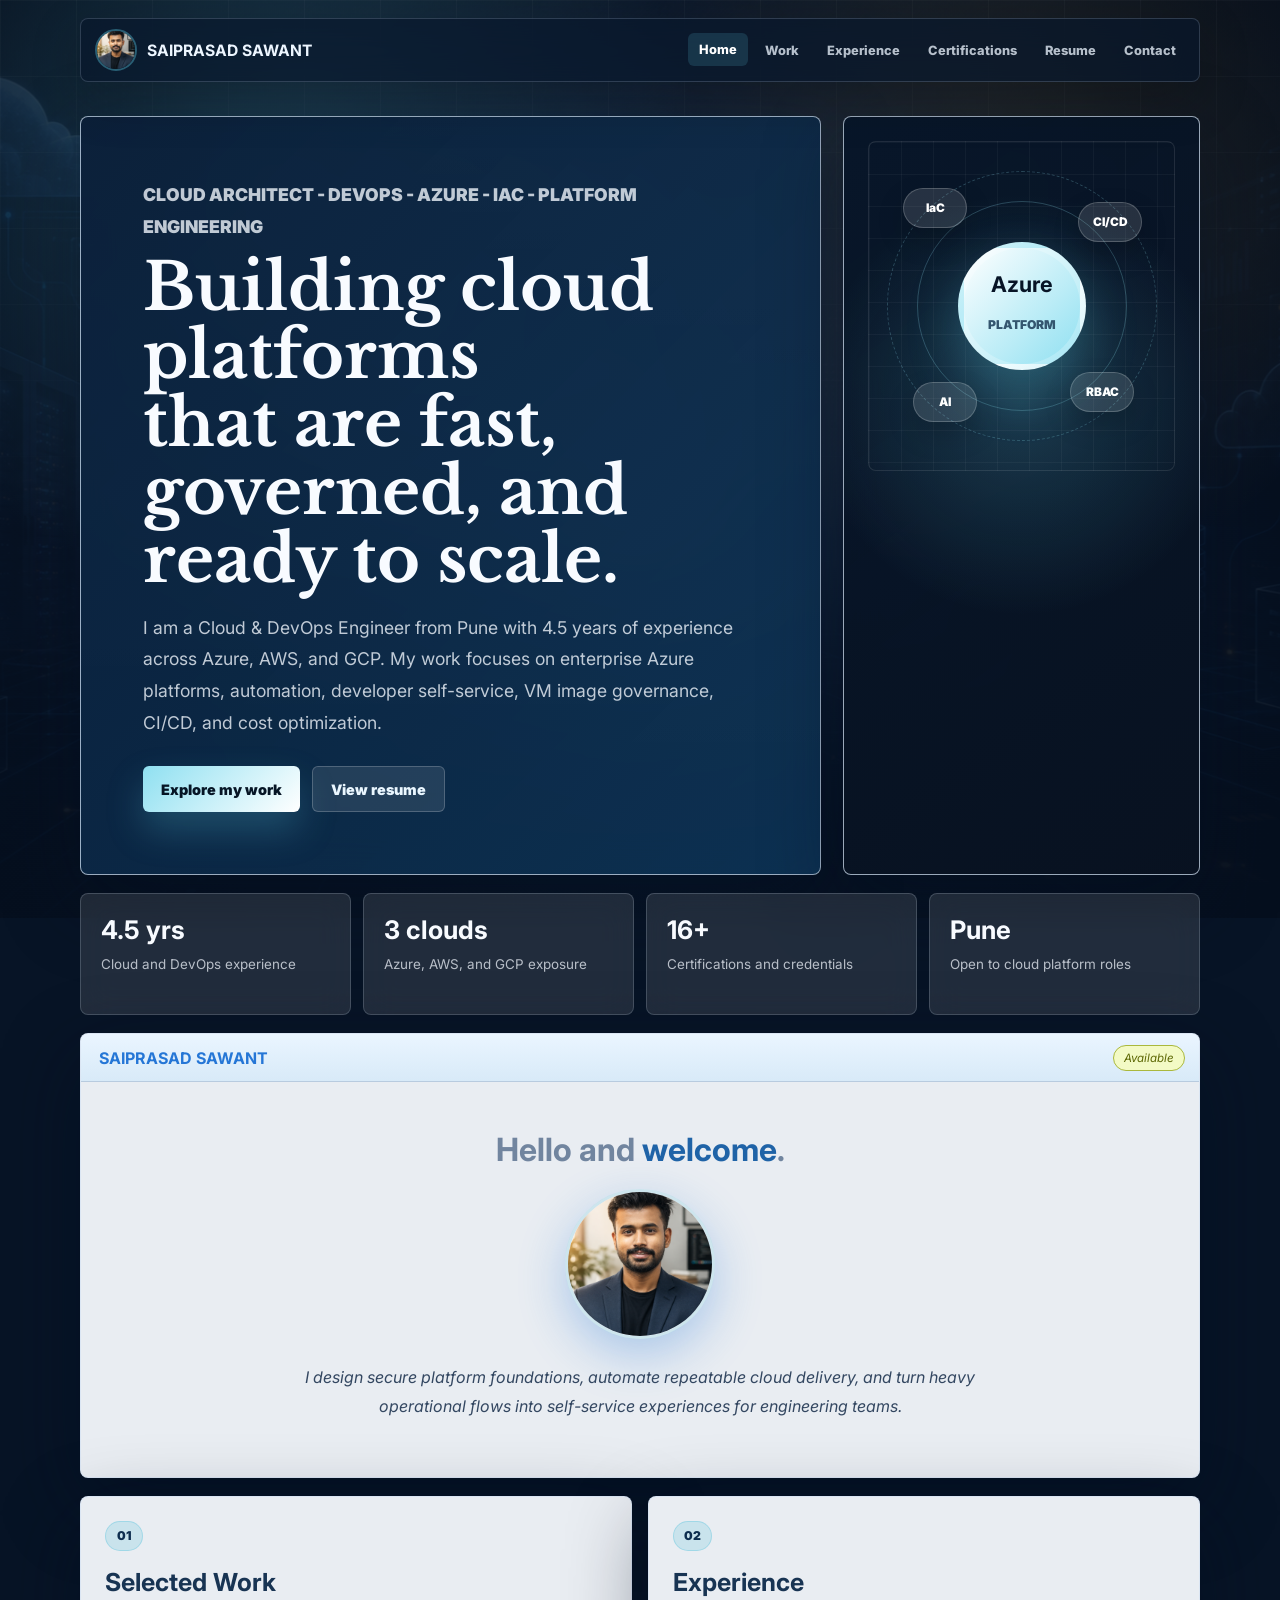
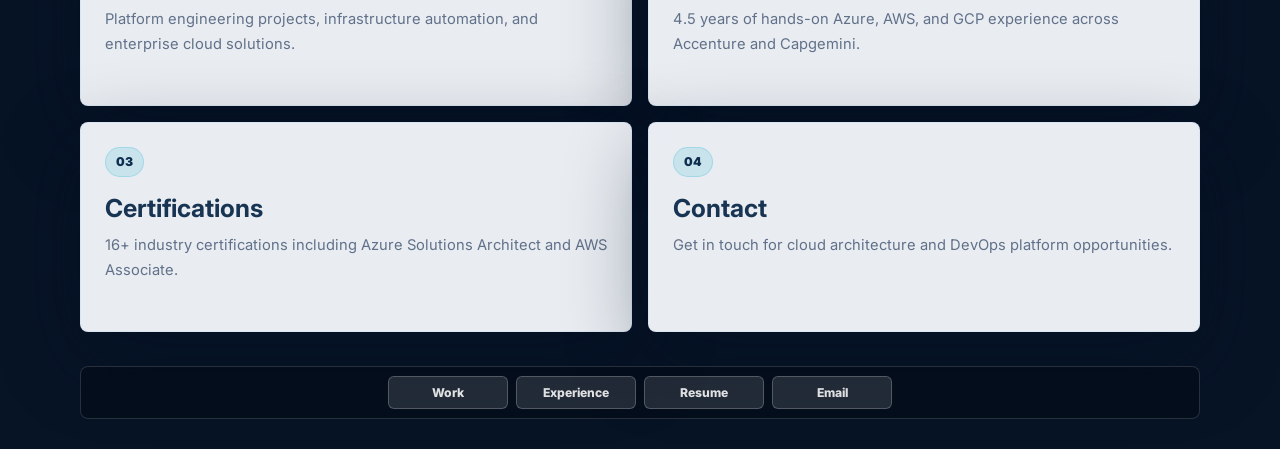
<file: index.html>
<!doctype html>
<html lang="en">
  <head>
    <meta charset="utf-8" />
    <meta name="viewport" content="width=device-width, initial-scale=1" />
    <meta
      name="description"
      content="Portfolio website for Saiprasad Sawant, Cloud and DevOps Engineer specializing in Azure, platform engineering, IaC, and automation."
    />
    <title>Saiprasad Sawant | Cloud & DevOps Engineer</title>
    <link rel="preconnect" href="https://fonts.googleapis.com" />
    <link rel="preconnect" href="https://fonts.gstatic.com" crossorigin />
    <link
      href="https://fonts.googleapis.com/css2?family=Inter:wght@400;500;600;700;800;900&family=Libre+Baskerville:wght@700&display=swap"
      rel="stylesheet"
    />
    <link rel="stylesheet" href="styles.css" />
  </head>
  <body data-page="home">
    <div class="backdrop" aria-hidden="true"></div>
    <div class="ambient-grid" aria-hidden="true"></div>

    <header class="shell-header">
      <a class="brand" href="index.html" aria-label="Saiprasad Sawant home">
        <img src="assets/profile-photo.jpg" alt="Saiprasad Sawant" class="brand-photo" />
        <strong>Saiprasad Sawant</strong>
      </a>
      <button class="nav-toggle" type="button" aria-label="Open navigation" aria-expanded="false">
        <span></span>
        <span></span>
        <span></span>
      </button>
      <nav class="site-nav" aria-label="Primary navigation">
        <a href="index.html" data-nav="home">Home</a>
        <a href="work.html" data-nav="work">Work</a>
        <a href="experience.html" data-nav="experience">Experience</a>
        <a href="certifications.html" data-nav="certifications">Certifications</a>
        <a href="resume.html" data-nav="resume">Resume</a>
        <a href="contact.html" data-nav="contact">Contact</a>
      </nav>
    </header>

    <main class="page-shell">
      <section class="hero-panel reveal">
        <div class="hero-copy">
          <p class="eyebrow">Cloud Architect - DevOps - Azure - IaC - Platform Engineering</p>
          <h1>Building cloud platforms that are fast, governed, and ready to scale.</h1>
          <p>
            I am a Cloud & DevOps Engineer from Pune with 4.5 years of experience across Azure,
            AWS, and GCP. My work focuses on enterprise Azure platforms, automation, developer
            self-service, VM image governance, CI/CD, and cost optimization.
          </p>
          <div class="hero-actions">
            <a class="button primary" href="work.html">Explore my work</a>
            <a class="button secondary" href="resume.html" target="_blank" rel="noreferrer">View resume</a>
          </div>
        </div>
        <div class="architecture-card" aria-label="Cloud platform visual summary">
          <div class="architecture-orbit" aria-hidden="true">
            <span class="orbit-ring ring-one"></span>
            <span class="orbit-ring ring-two"></span>
            <span class="orbit-ring ring-three"></span>
            <span class="node node-a">IaC</span>
            <span class="node node-b">CI/CD</span>
            <span class="node node-c">RBAC</span>
            <span class="node node-d">AI</span>
            <div class="core-node">
              <strong>Azure</strong>
              <span>Platform</span>
            </div>
          </div>
        </div>
      </section>

      <section class="impact-strip reveal" aria-label="Profile summary">
        <div>
          <strong>4.5 yrs</strong>
          <span>Cloud and DevOps experience</span>
        </div>
        <div>
          <strong>3 clouds</strong>
          <span>Azure, AWS, and GCP exposure</span>
        </div>
        <div>
          <strong>16+</strong>
          <span>Certifications and credentials</span>
        </div>
        <div>
          <strong>Pune</strong>
          <span>Open to cloud platform roles</span>
        </div>
      </section>

      <section class="window-panel reveal" id="welcome">
        <div class="window-bar">
          <strong>SAIPRASAD SAWANT</strong>
          <span class="availability">Available</span>
        </div>
        <div class="welcome-card">
          <p class="welcome">Hello and <span>welcome</span>.</p>
          <img src="assets/profile-photo.jpg" alt="Saiprasad Sawant" class="profile-photo-large" />
          <p>
            I design secure platform foundations, automate repeatable cloud delivery, and turn
            heavy operational flows into self-service experiences for engineering teams.
          </p>
        </div>
      </section>

      <section class="route-grid reveal" aria-label="Portfolio sections">
        <a class="route-card" href="work.html">
          <span>01</span>
          <h2>Selected Work</h2>
          <p>Platform engineering projects, infrastructure automation, and enterprise cloud solutions.</p>
        </a>
        <a class="route-card" href="experience.html">
          <span>02</span>
          <h2>Experience</h2>
          <p>4.5 years of hands-on Azure, AWS, and GCP experience across Accenture and Capgemini.</p>
        </a>
        <a class="route-card" href="certifications.html">
          <span>03</span>
          <h2>Certifications</h2>
          <p>16+ industry certifications including Azure Solutions Architect and AWS Associate.</p>
        </a>
        <a class="route-card" href="contact.html">
          <span>04</span>
          <h2>Contact</h2>
          <p>Get in touch for cloud architecture and DevOps platform opportunities.</p>
        </a>
      </section>
    </main>

    <footer class="dock">
      <a href="work.html">Work</a>
      <a href="experience.html">Experience</a>
      <a href="resume.html" target="_blank" rel="noreferrer">Resume</a>
      <a href="mailto:saisawant2506@gmail.com">Email</a>
    </footer>

    <script src="script.js"></script>
  </body>
</html>
</file>
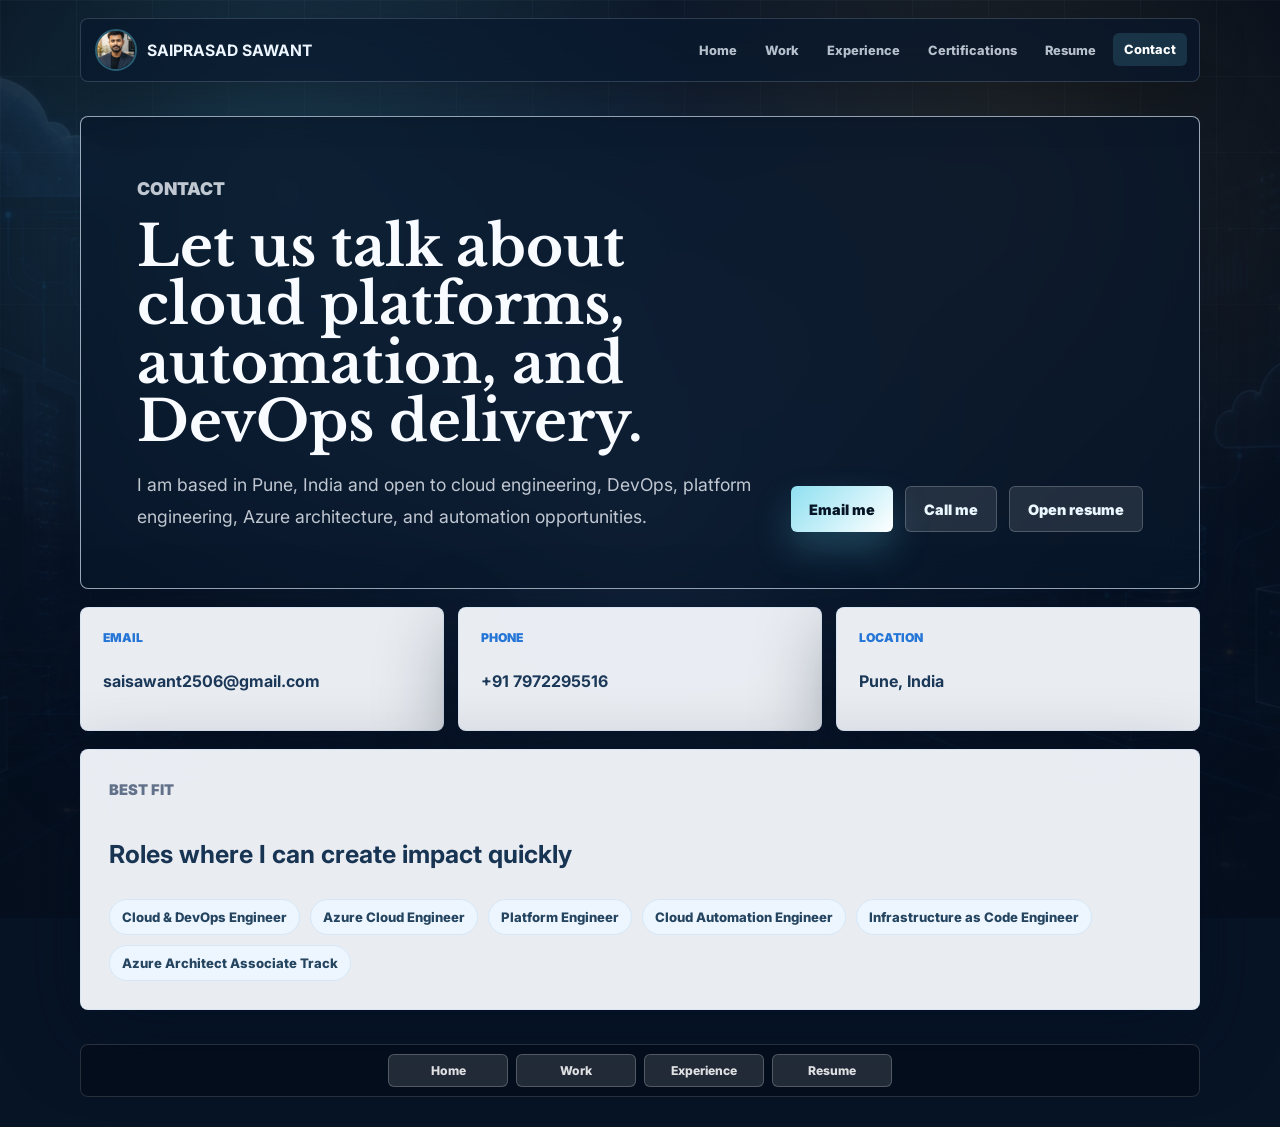
<file: contact.html>
<!doctype html>
<html lang="en">
  <head>
    <meta charset="utf-8" />
    <meta name="viewport" content="width=device-width, initial-scale=1" />
    <title>Contact | Saiprasad Sawant</title>
    <link rel="preconnect" href="https://fonts.googleapis.com" />
    <link rel="preconnect" href="https://fonts.gstatic.com" crossorigin />
    <link
      href="https://fonts.googleapis.com/css2?family=Inter:wght@400;500;600;700;800;900&family=Libre+Baskerville:wght@700&display=swap"
      rel="stylesheet"
    />
    <link rel="stylesheet" href="styles.css" />
  </head>
  <body data-page="contact">
    <div class="backdrop" aria-hidden="true"></div>
    <div class="ambient-grid" aria-hidden="true"></div>

    <header class="shell-header">
      <a class="brand" href="index.html"><img src="assets/profile-photo.jpg" alt="Saiprasad Sawant" class="brand-photo" /><strong>Saiprasad Sawant</strong></a>
      <button class="nav-toggle" type="button" aria-label="Open navigation" aria-expanded="false">
        <span></span><span></span><span></span>
      </button>
      <nav class="site-nav" aria-label="Primary navigation">
        <a href="index.html" data-nav="home">Home</a>
        <a href="work.html" data-nav="work">Work</a>
        <a href="experience.html" data-nav="experience">Experience</a>
        <a href="certifications.html" data-nav="certifications">Certifications</a>
        <a href="resume.html" data-nav="resume">Resume</a>
        <a href="contact.html" data-nav="contact">Contact</a>
      </nav>
    </header>

    <main class="page-shell">
      <section class="contact-hero reveal">
        <div>
          <p class="eyebrow">Contact</p>
          <h1>Let us talk about cloud platforms, automation, and DevOps delivery.</h1>
          <p>
            I am based in Pune, India and open to cloud engineering, DevOps, platform engineering,
            Azure architecture, and automation opportunities.
          </p>
        </div>
        <div class="contact-actions">
          <a class="button primary" href="mailto:saisawant2506@gmail.com">Email me</a>
          <a class="button secondary" href="tel:+917972295516">Call me</a>
          <a class="button secondary" href="resume.html" target="_blank" rel="noreferrer">Open resume</a>
        </div>
      </section>

      <section class="contact-grid reveal">
        <a href="mailto:saisawant2506@gmail.com">
          <span>Email</span>
          <strong>saisawant2506@gmail.com</strong>
        </a>
        <a href="tel:+917972295516">
          <span>Phone</span>
          <strong>+91 7972295516</strong>
        </a>
        <div>
          <span>Location</span>
          <strong>Pune, India</strong>
        </div>
      </section>

      <section class="availability-panel reveal">
        <p class="eyebrow">Best Fit</p>
        <h2>Roles where I can create impact quickly</h2>
        <div class="skill-cloud">
          <span>Cloud & DevOps Engineer</span>
          <span>Azure Cloud Engineer</span>
          <span>Platform Engineer</span>
          <span>Cloud Automation Engineer</span>
          <span>Infrastructure as Code Engineer</span>
          <span>Azure Architect Associate Track</span>
        </div>
      </section>
    </main>

    <footer class="dock">
      <a href="index.html">Home</a>
      <a href="work.html">Work</a>
      <a href="experience.html">Experience</a>
      <a href="resume.html" target="_blank" rel="noreferrer">Resume</a>
    </footer>

    <script src="script.js"></script>
  </body>
</html>
</file>
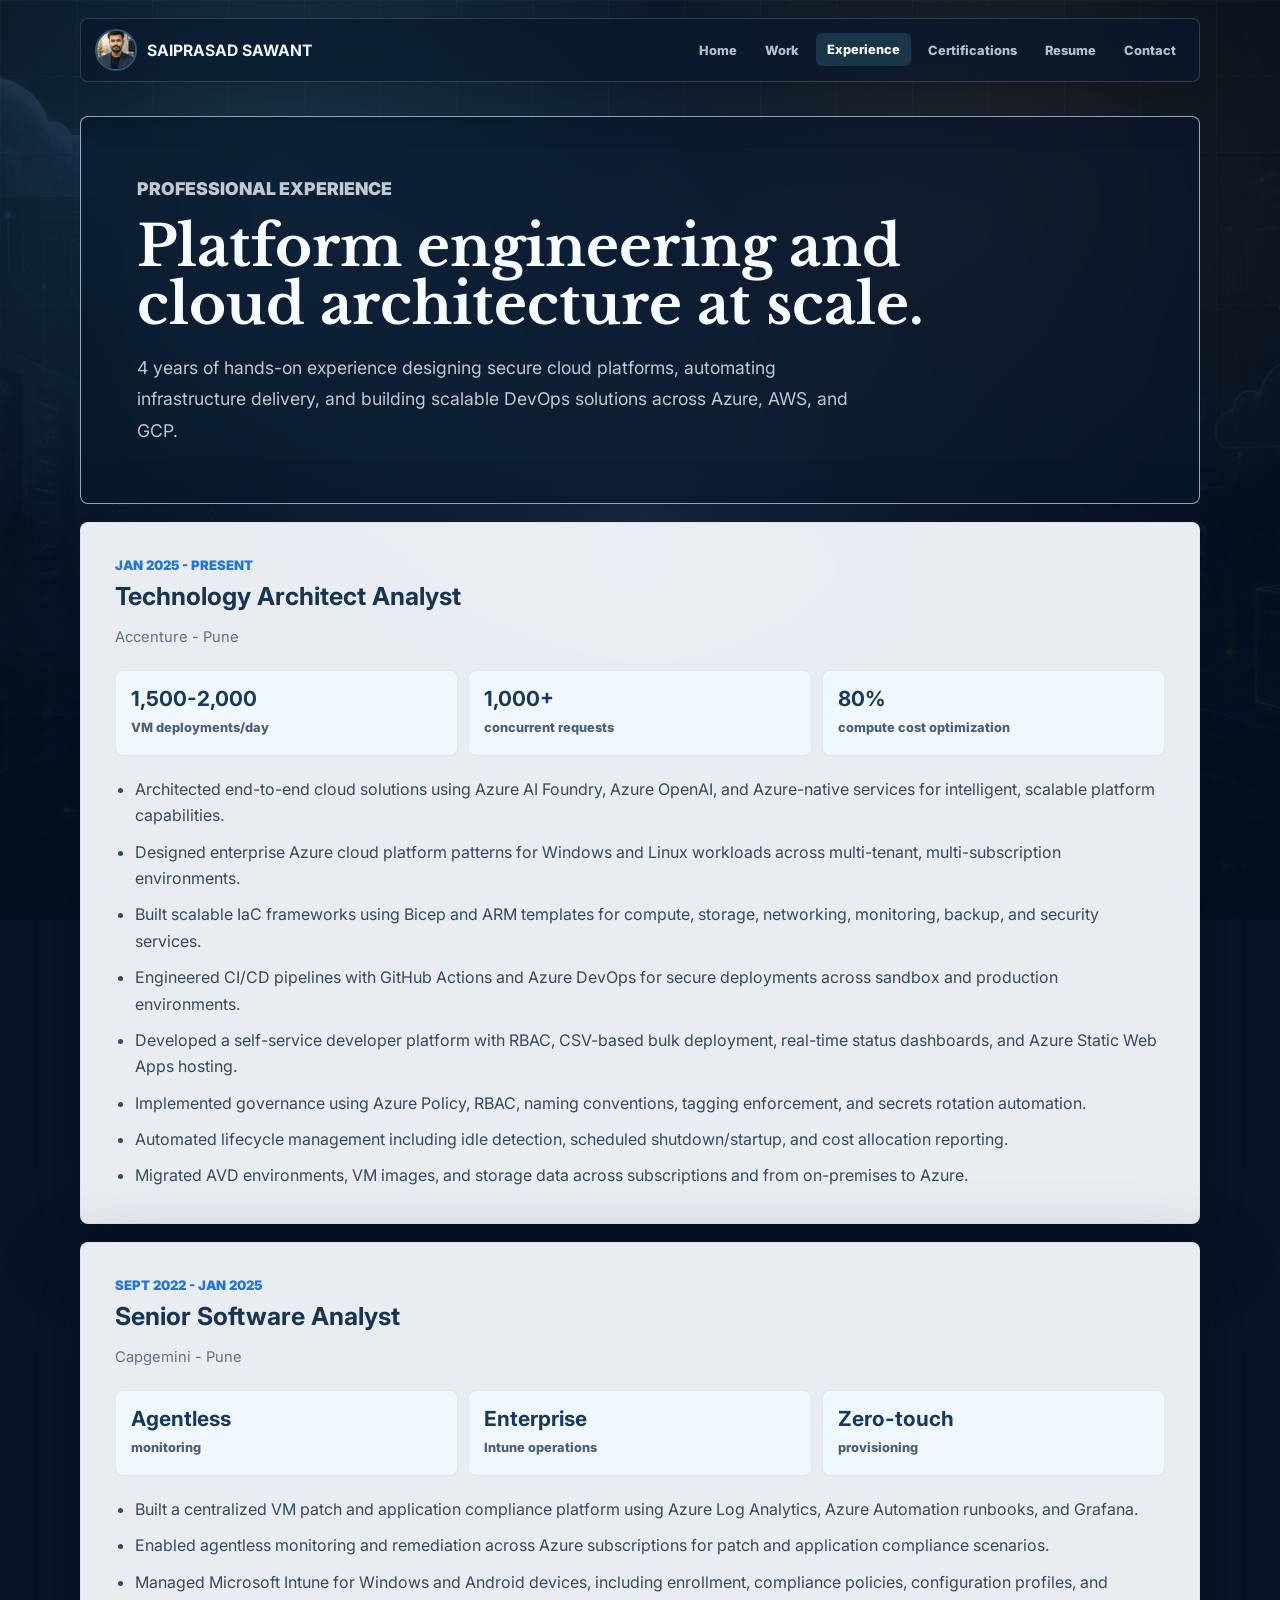
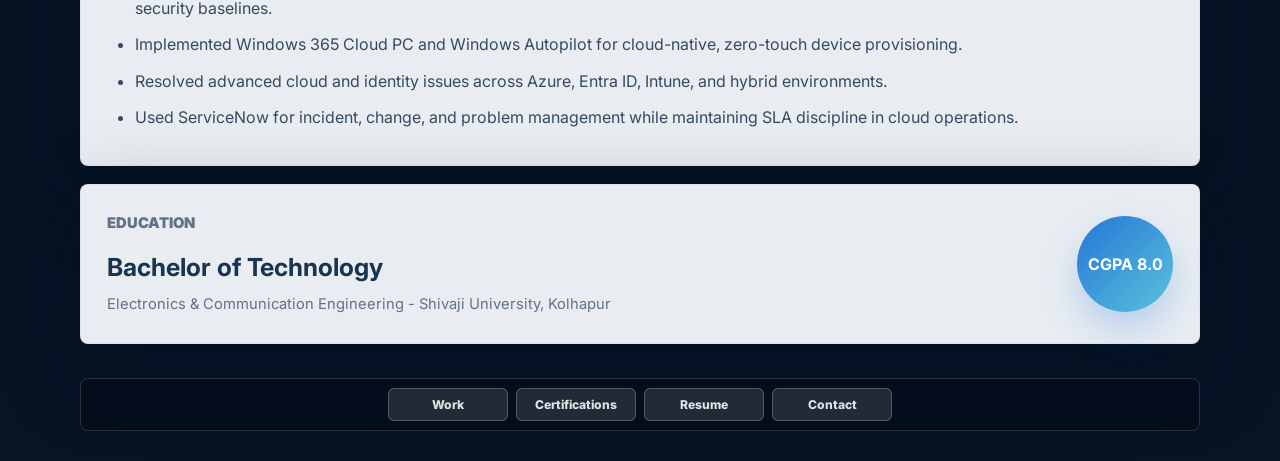
<file: experience.html>
<!doctype html>
<html lang="en">
  <head>
    <meta charset="utf-8" />
    <meta name="viewport" content="width=device-width, initial-scale=1" />
    <title>Experience | Saiprasad Sawant</title>
    <link rel="preconnect" href="https://fonts.googleapis.com" />
    <link rel="preconnect" href="https://fonts.gstatic.com" crossorigin />
    <link
      href="https://fonts.googleapis.com/css2?family=Inter:wght@400;500;600;700;800;900&family=Libre+Baskerville:wght@700&display=swap"
      rel="stylesheet"
    />
    <link rel="stylesheet" href="styles.css" />
  </head>
  <body data-page="experience">
    <div class="backdrop" aria-hidden="true"></div>
    <div class="ambient-grid" aria-hidden="true"></div>

    <header class="shell-header">
      <a class="brand" href="index.html"><img src="assets/profile-photo.jpg" alt="Saiprasad Sawant" class="brand-photo" /><strong>Saiprasad Sawant</strong></a>
      <button class="nav-toggle" type="button" aria-label="Open navigation" aria-expanded="false">
        <span></span><span></span><span></span>
      </button>
      <nav class="site-nav" aria-label="Primary navigation">
        <a href="index.html" data-nav="home">Home</a>
        <a href="work.html" data-nav="work">Work</a>
        <a href="experience.html" data-nav="experience">Experience</a>
        <a href="certifications.html" data-nav="certifications">Certifications</a>
        <a href="resume.html" data-nav="resume">Resume</a>
        <a href="contact.html" data-nav="contact">Contact</a>
      </nav>
    </header>

    <main class="page-shell">
      <section class="page-title reveal">
        <p class="eyebrow">Professional Experience</p>
        <h1>Platform engineering and cloud architecture at scale.</h1>
        <p>
          4 years of hands-on experience designing secure cloud platforms, automating infrastructure delivery, and building scalable DevOps solutions across Azure, AWS, and GCP.
        </p>
      </section>

      <section class="experience-story reveal">
        <article class="experience-card">
          <div class="role-heading">
            <span class="role-date">Jan 2025 - Present</span>
            <h2>Technology Architect Analyst</h2>
            <p>Accenture - Pune</p>
          </div>
          <div class="impact-metrics">
            <span><strong>1,500-2,000</strong> VM deployments/day</span>
            <span><strong>1,000+</strong> concurrent requests</span>
            <span><strong>80%</strong> compute cost optimization</span>
          </div>
          <ul class="impact-list">
            <li>Architected end-to-end cloud solutions using Azure AI Foundry, Azure OpenAI, and Azure-native services for intelligent, scalable platform capabilities.</li>
            <li>Designed enterprise Azure cloud platform patterns for Windows and Linux workloads across multi-tenant, multi-subscription environments.</li>
            <li>Built scalable IaC frameworks using Bicep and ARM templates for compute, storage, networking, monitoring, backup, and security services.</li>
            <li>Engineered CI/CD pipelines with GitHub Actions and Azure DevOps for secure deployments across sandbox and production environments.</li>
            <li>Developed a self-service developer platform with RBAC, CSV-based bulk deployment, real-time status dashboards, and Azure Static Web Apps hosting.</li>
            <li>Implemented governance using Azure Policy, RBAC, naming conventions, tagging enforcement, and secrets rotation automation.</li>
            <li>Automated lifecycle management including idle detection, scheduled shutdown/startup, and cost allocation reporting.</li>
            <li>Migrated AVD environments, VM images, and storage data across subscriptions and from on-premises to Azure.</li>
          </ul>
        </article>

        <article class="experience-card">
          <div class="role-heading">
            <span class="role-date">Sept 2022 - Jan 2025</span>
            <h2>Senior Software Analyst</h2>
            <p>Capgemini - Pune</p>
          </div>
          <div class="impact-metrics">
            <span><strong>Agentless</strong> monitoring</span>
            <span><strong>Enterprise</strong> Intune operations</span>
            <span><strong>Zero-touch</strong> provisioning</span>
          </div>
          <ul class="impact-list">
            <li>Built a centralized VM patch and application compliance platform using Azure Log Analytics, Azure Automation runbooks, and Grafana.</li>
            <li>Enabled agentless monitoring and remediation across Azure subscriptions for patch and application compliance scenarios.</li>
            <li>Managed Microsoft Intune for Windows and Android devices, including enrollment, compliance policies, configuration profiles, and security baselines.</li>
            <li>Implemented Windows 365 Cloud PC and Windows Autopilot for cloud-native, zero-touch device provisioning.</li>
            <li>Resolved advanced cloud and identity issues across Azure, Entra ID, Intune, and hybrid environments.</li>
            <li>Used ServiceNow for incident, change, and problem management while maintaining SLA discipline in cloud operations.</li>
          </ul>
        </article>
      </section>

      <section class="education-panel reveal">
        <div>
          <p class="eyebrow">Education</p>
          <h2>Bachelor of Technology</h2>
          <p>Electronics & Communication Engineering - Shivaji University, Kolhapur</p>
        </div>
        <strong>CGPA 8.0</strong>
      </section>
    </main>

    <footer class="dock">
      <a href="work.html">Work</a>
      <a href="certifications.html">Certifications</a>
      <a href="resume.html" target="_blank" rel="noreferrer">Resume</a>
      <a href="contact.html">Contact</a>
    </footer>

    <script src="script.js"></script>
  </body>
</html>
</file>
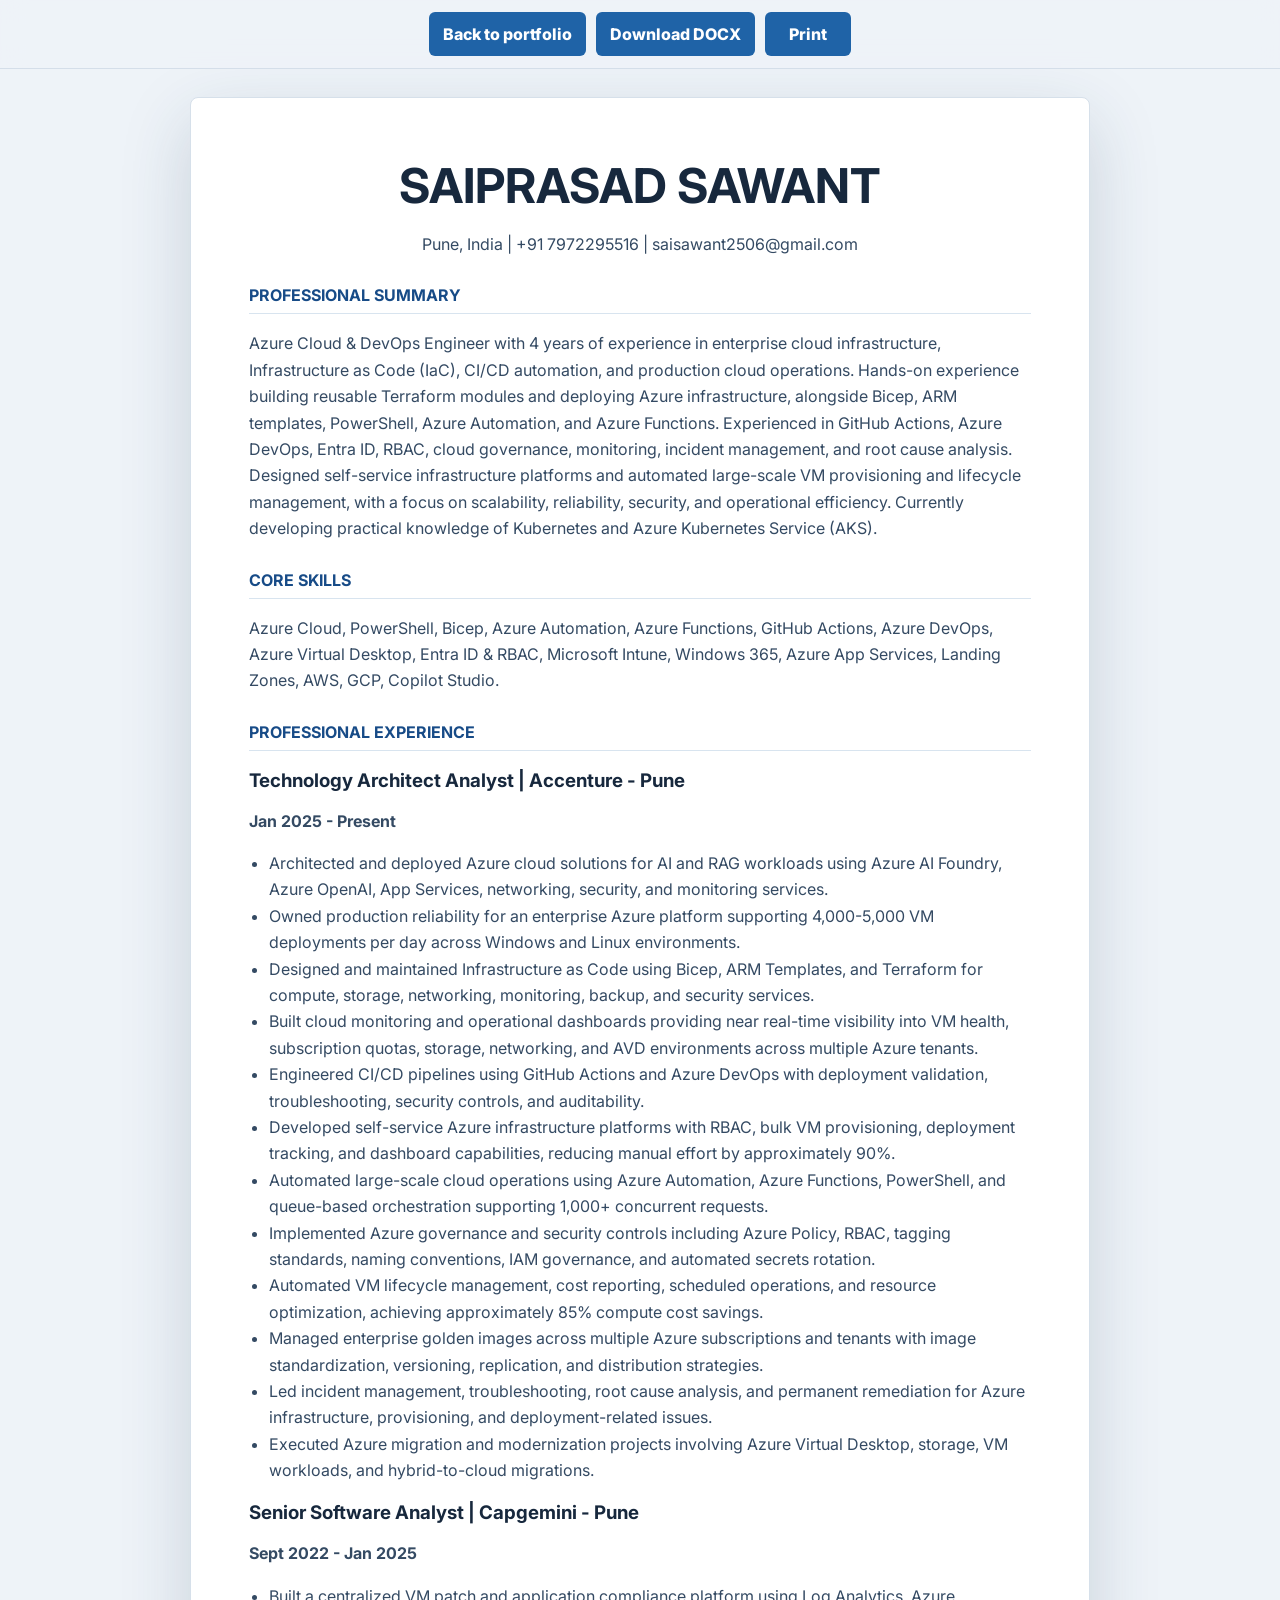
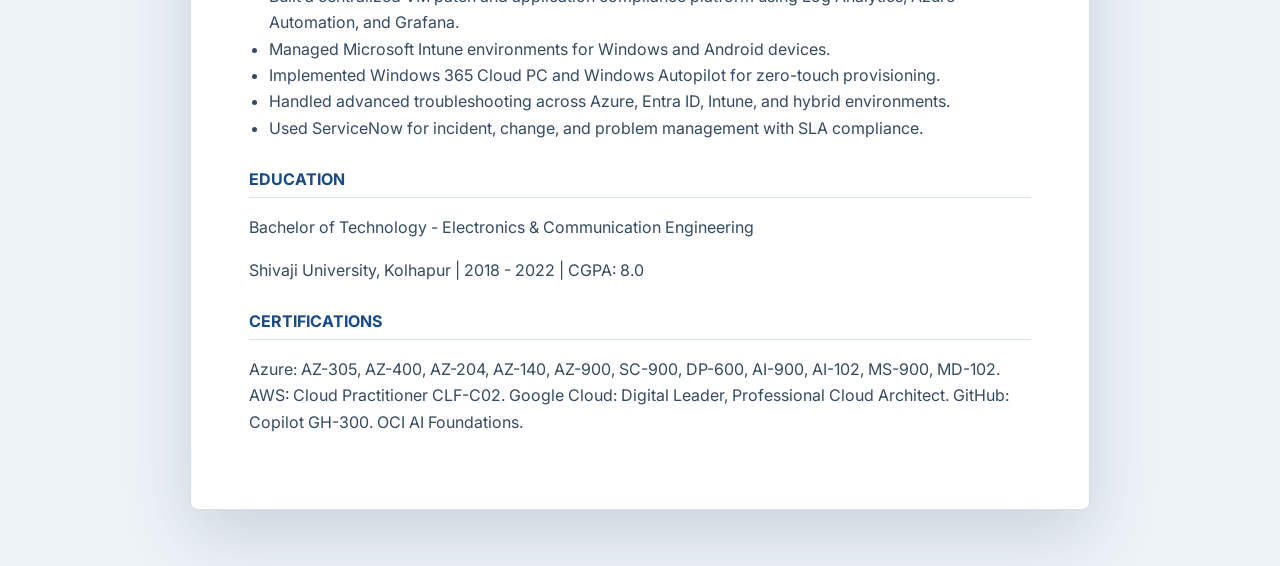
<file: resume.html>
<!doctype html>
<html lang="en">
  <head>
    <meta charset="utf-8" />
    <meta name="viewport" content="width=device-width, initial-scale=1" />
    <title>Resume | Saiprasad Sawant</title>
    <link rel="preconnect" href="https://fonts.googleapis.com" />
    <link rel="preconnect" href="https://fonts.gstatic.com" crossorigin />
    <link
      href="https://fonts.googleapis.com/css2?family=Inter:wght@400;500;600;700;800;900&display=swap"
      rel="stylesheet"
    />
    <link rel="stylesheet" href="styles.css" />
  </head>
  <body data-page="resume" class="resume-body">
    <header class="resume-toolbar">
      <a href="index.html">Back to portfolio</a>
      <a href="assets/Saiprasad_Sawant_Resume_June_2026.docx" download>Download DOCX</a>
      <button type="button" onclick="window.print()">Print</button>
    </header>

    <main class="resume-document">
      <section class="resume-head">
        <h1>Saiprasad Sawant</h1>
        <p>Pune, India | +91 7972295516 | saisawant2506@gmail.com</p>
      </section>

      <section>
        <h2>Professional Summary</h2>
        <p>
          Azure Cloud & DevOps Engineer with 4 years of experience in enterprise cloud infrastructure, Infrastructure as Code (IaC), CI/CD automation, and production cloud operations.
          Hands-on experience building reusable Terraform modules and deploying Azure infrastructure, alongside Bicep, ARM templates, PowerShell, Azure Automation, and Azure Functions.
          Experienced in GitHub Actions, Azure DevOps, Entra ID, RBAC, cloud governance, monitoring, incident management, and root cause analysis. Designed self-service infrastructure platforms and automated large-scale VM provisioning and lifecycle management, with a focus on scalability, reliability, security, and operational efficiency. Currently developing practical knowledge of Kubernetes and Azure Kubernetes Service (AKS).
        </p>
      </section>

      <section>
        <h2>Core Skills</h2>
        <p>
          Azure Cloud, PowerShell, Bicep, Azure Automation, Azure Functions, GitHub Actions, Azure
          DevOps, Azure Virtual Desktop, Entra ID & RBAC, Microsoft Intune, Windows 365, Azure App
          Services, Landing Zones, AWS, GCP, Copilot Studio.
        </p>
      </section>

      <section>
        <h2>Professional Experience</h2>
        <article>
          <h3>Technology Architect Analyst | Accenture - Pune</h3>
          <p><strong>Jan 2025 - Present</strong></p>
          <ul>
    <li>Architected and deployed Azure cloud solutions for AI and RAG workloads using Azure AI Foundry, Azure OpenAI, App Services, networking, security, and monitoring services.</li>
    <li>Owned production reliability for an enterprise Azure platform supporting 4,000-5,000 VM deployments per day across Windows and Linux environments.</li>
    <li>Designed and maintained Infrastructure as Code using Bicep, ARM Templates, and Terraform for compute, storage, networking, monitoring, backup, and security services.</li>
    <li>Built cloud monitoring and operational dashboards providing near real-time visibility into VM health, subscription quotas, storage, networking, and AVD environments across multiple Azure tenants.</li>
    <li>Engineered CI/CD pipelines using GitHub Actions and Azure DevOps with deployment validation, troubleshooting, security controls, and auditability.</li>
    <li>Developed self-service Azure infrastructure platforms with RBAC, bulk VM provisioning, deployment tracking, and dashboard capabilities, reducing manual effort by approximately 90%.</li>
    <li>Automated large-scale cloud operations using Azure Automation, Azure Functions, PowerShell, and queue-based orchestration supporting 1,000+ concurrent requests.</li>
    <li>Implemented Azure governance and security controls including Azure Policy, RBAC, tagging standards, naming conventions, IAM governance, and automated secrets rotation.</li>
    <li>Automated VM lifecycle management, cost reporting, scheduled operations, and resource optimization, achieving approximately 85% compute cost savings.</li>
    <li>Managed enterprise golden images across multiple Azure subscriptions and tenants with image standardization, versioning, replication, and distribution strategies.</li>
    <li>Led incident management, troubleshooting, root cause analysis, and permanent remediation for Azure infrastructure, provisioning, and deployment-related issues.</li>
    <li>Executed Azure migration and modernization projects involving Azure Virtual Desktop, storage, VM workloads, and hybrid-to-cloud migrations.</li>
</ul>
        </article>
        <article>
          <h3>Senior Software Analyst | Capgemini - Pune</h3>
          <p><strong>Sept 2022 - Jan 2025</strong></p>
          <ul>
            <li>Built a centralized VM patch and application compliance platform using Log Analytics, Azure Automation, and Grafana.</li>
            <li>Managed Microsoft Intune environments for Windows and Android devices.</li>
            <li>Implemented Windows 365 Cloud PC and Windows Autopilot for zero-touch provisioning.</li>
            <li>Handled advanced troubleshooting across Azure, Entra ID, Intune, and hybrid environments.</li>
            <li>Used ServiceNow for incident, change, and problem management with SLA compliance.</li>
          </ul>
        </article>
      </section>

      <section>
        <h2>Education</h2>
        <p>Bachelor of Technology - Electronics & Communication Engineering</p>
        <p>Shivaji University, Kolhapur | 2018 - 2022 | CGPA: 8.0</p>
      </section>

      <section>
        <h2>Certifications</h2>
        <p>
          Azure: AZ-305, AZ-400, AZ-204, AZ-140, AZ-900, SC-900, DP-600, AI-900, AI-102, MS-900,
          MD-102. AWS: Cloud Practitioner CLF-C02. Google Cloud: Digital Leader, Professional Cloud
          Architect. GitHub: Copilot GH-300. OCI AI Foundations.
        </p>
      </section>
    </main>
  </body>
</html>
</file>
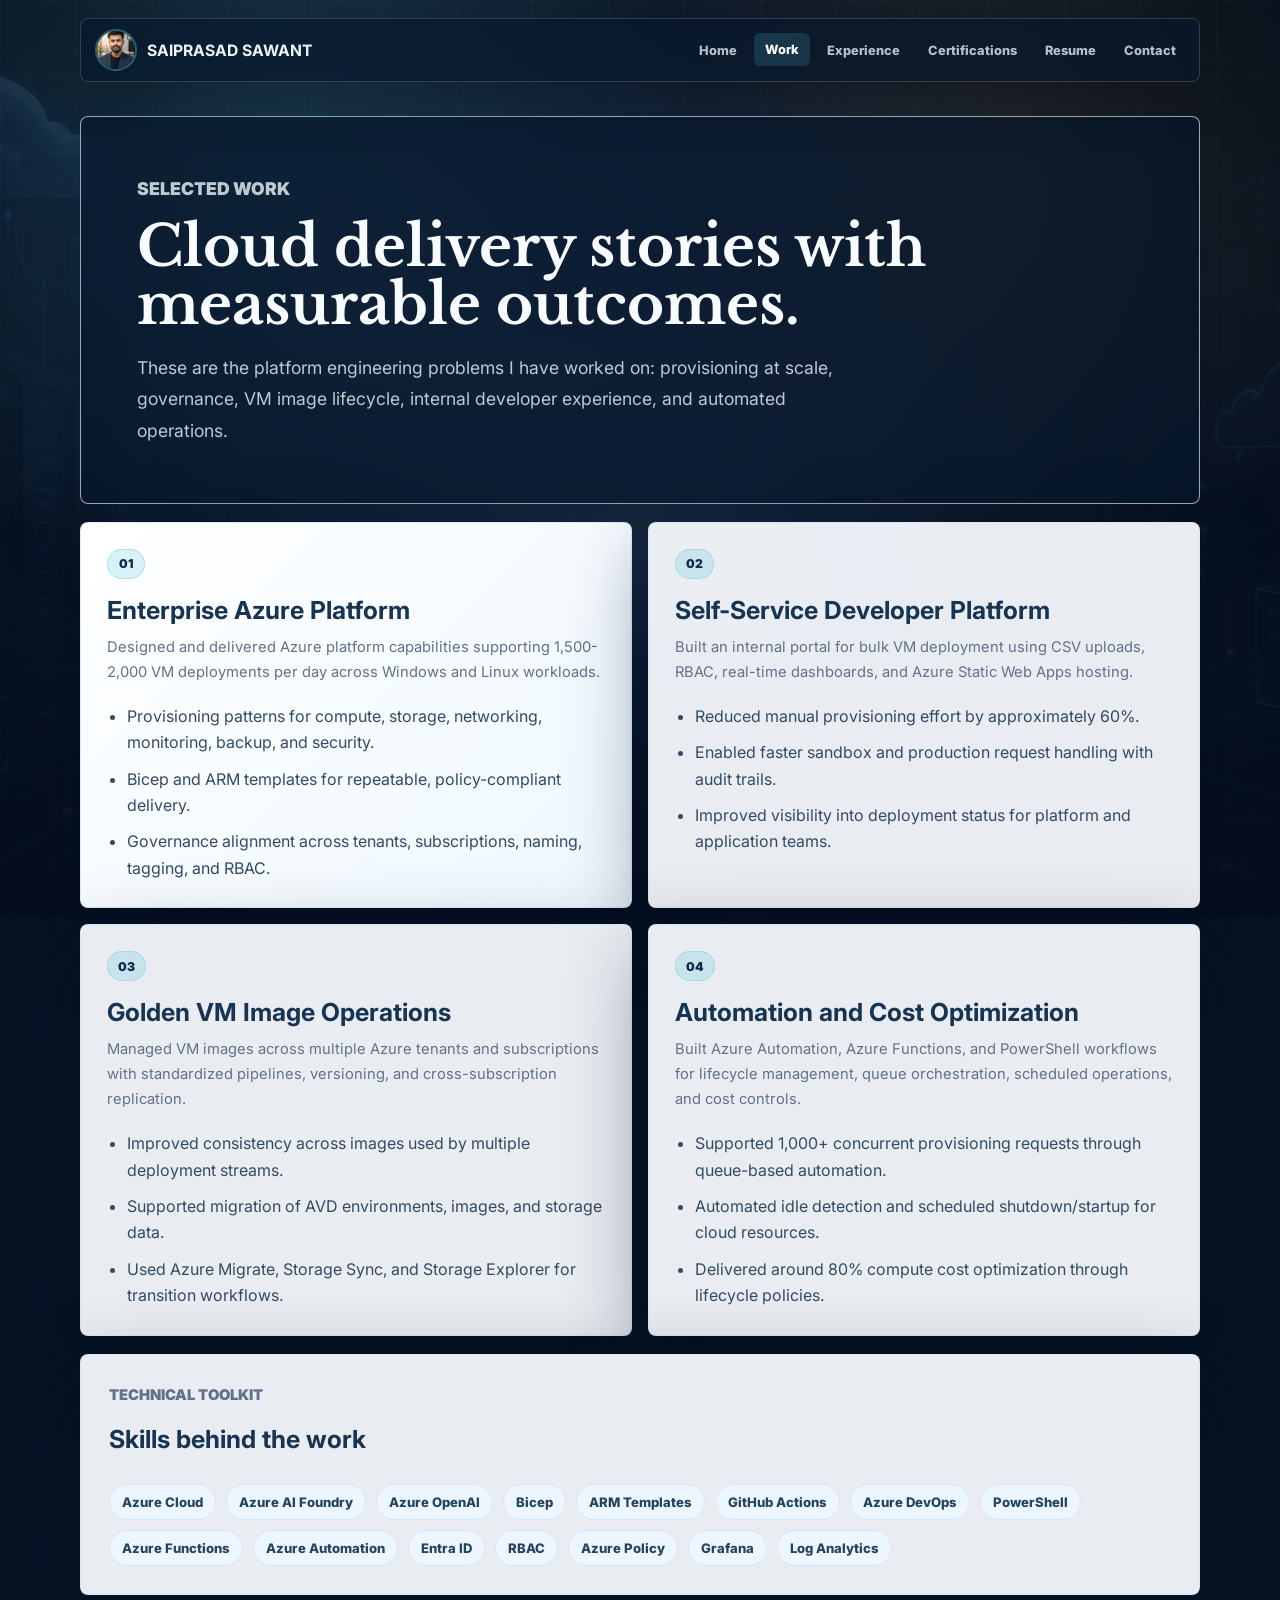
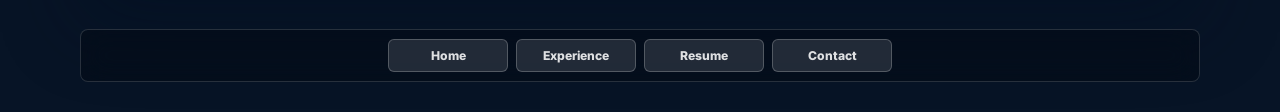
<file: work.html>
<!doctype html>
<html lang="en">
  <head>
    <meta charset="utf-8" />
    <meta name="viewport" content="width=device-width, initial-scale=1" />
    <title>Selected Work | Saiprasad Sawant</title>
    <link rel="preconnect" href="https://fonts.googleapis.com" />
    <link rel="preconnect" href="https://fonts.gstatic.com" crossorigin />
    <link
      href="https://fonts.googleapis.com/css2?family=Inter:wght@400;500;600;700;800;900&family=Libre+Baskerville:wght@700&display=swap"
      rel="stylesheet"
    />
    <link rel="stylesheet" href="styles.css" />
  </head>
  <body data-page="work">
    <div class="backdrop" aria-hidden="true"></div>
    <div class="ambient-grid" aria-hidden="true"></div>

    <header class="shell-header">
      <a class="brand" href="index.html"><img src="assets/profile-photo.jpg" alt="Saiprasad Sawant" class="brand-photo" /><strong>Saiprasad Sawant</strong></a>
      <button class="nav-toggle" type="button" aria-label="Open navigation" aria-expanded="false">
        <span></span><span></span><span></span>
      </button>
      <nav class="site-nav" aria-label="Primary navigation">
        <a href="index.html" data-nav="home">Home</a>
        <a href="work.html" data-nav="work">Work</a>
        <a href="experience.html" data-nav="experience">Experience</a>
        <a href="certifications.html" data-nav="certifications">Certifications</a>
        <a href="resume.html" data-nav="resume">Resume</a>
        <a href="contact.html" data-nav="contact">Contact</a>
      </nav>
    </header>

    <main class="page-shell">
      <section class="page-title reveal">
        <p class="eyebrow">Selected Work</p>
        <h1>Cloud delivery stories with measurable outcomes.</h1>
        <p>
          These are the platform engineering problems I have worked on: provisioning at scale,
          governance, VM image lifecycle, internal developer experience, and automated operations.
        </p>
      </section>

      <section class="case-grid reveal">
        <article class="case-card featured">
          <div class="case-index">01</div>
          <h2>Enterprise Azure Platform</h2>
          <p>
            Designed and delivered Azure platform capabilities supporting 1,500-2,000 VM deployments
            per day across Windows and Linux workloads.
          </p>
          <ul>
            <li>Provisioning patterns for compute, storage, networking, monitoring, backup, and security.</li>
            <li>Bicep and ARM templates for repeatable, policy-compliant delivery.</li>
            <li>Governance alignment across tenants, subscriptions, naming, tagging, and RBAC.</li>
          </ul>
        </article>
        <article class="case-card">
          <div class="case-index">02</div>
          <h2>Self-Service Developer Platform</h2>
          <p>
            Built an internal portal for bulk VM deployment using CSV uploads, RBAC, real-time
            dashboards, and Azure Static Web Apps hosting.
          </p>
          <ul>
            <li>Reduced manual provisioning effort by approximately 60%.</li>
            <li>Enabled faster sandbox and production request handling with audit trails.</li>
            <li>Improved visibility into deployment status for platform and application teams.</li>
          </ul>
        </article>
        <article class="case-card">
          <div class="case-index">03</div>
          <h2>Golden VM Image Operations</h2>
          <p>
            Managed VM images across multiple Azure tenants and subscriptions with standardized
            pipelines, versioning, and cross-subscription replication.
          </p>
          <ul>
            <li>Improved consistency across images used by multiple deployment streams.</li>
            <li>Supported migration of AVD environments, images, and storage data.</li>
            <li>Used Azure Migrate, Storage Sync, and Storage Explorer for transition workflows.</li>
          </ul>
        </article>
        <article class="case-card">
          <div class="case-index">04</div>
          <h2>Automation and Cost Optimization</h2>
          <p>
            Built Azure Automation, Azure Functions, and PowerShell workflows for lifecycle
            management, queue orchestration, scheduled operations, and cost controls.
          </p>
          <ul>
            <li>Supported 1,000+ concurrent provisioning requests through queue-based automation.</li>
            <li>Automated idle detection and scheduled shutdown/startup for cloud resources.</li>
            <li>Delivered around 80% compute cost optimization through lifecycle policies.</li>
          </ul>
        </article>
      </section>

      <section class="toolkit-panel reveal">
        <div>
          <p class="eyebrow">Technical Toolkit</p>
          <h2>Skills behind the work</h2>
        </div>
        <div class="skill-cloud">
          <span>Azure Cloud</span>
          <span>Azure AI Foundry</span>
          <span>Azure OpenAI</span>
          <span>Bicep</span>
          <span>ARM Templates</span>
          <span>GitHub Actions</span>
          <span>Azure DevOps</span>
          <span>PowerShell</span>
          <span>Azure Functions</span>
          <span>Azure Automation</span>
          <span>Entra ID</span>
          <span>RBAC</span>
          <span>Azure Policy</span>
          <span>Grafana</span>
          <span>Log Analytics</span>
        </div>
      </section>
    </main>

    <footer class="dock">
      <a href="index.html">Home</a>
      <a href="experience.html">Experience</a>
      <a href="resume.html" target="_blank" rel="noreferrer">Resume</a>
      <a href="contact.html">Contact</a>
    </footer>

    <script src="script.js"></script>
  </body>
</html>
</file>
<file: styles.css>
:root {
  --bg: #071426;
  --ink: #132238;
  --muted: #617189;
  --line: rgba(196, 215, 235, 0.62);
  --panel: rgba(248, 251, 255, 0.94);
  --panel-strong: #ffffff;
  --blue: #2576d6;
  --blue-dark: #174b87;
  --cyan: #59c2dc;
  --green: #41b883;
  --gold: #d7a642;
  --rose: #d85c72;
  --shadow: 0 26px 80px rgba(2, 13, 31, 0.44);
}

* {
  box-sizing: border-box;
}

html {
  scroll-behavior: smooth;
  overflow-x: hidden;
}

body {
  min-height: 100vh;
  margin: 0;
  color: var(--ink);
  font-family: Inter, Arial, sans-serif;
  background: var(--bg);
  overflow-x: hidden;
}

body::before {
  position: fixed;
  inset: 0;
  z-index: -4;
  content: "";
  background: #071426;
}

a {
  color: inherit;
  text-decoration: none;
}

button,
a {
  -webkit-tap-highlight-color: transparent;
}

button {
  font: inherit;
}

.backdrop {
  position: fixed;
  inset: 0;
  z-index: -3;
  background:
    linear-gradient(180deg, rgba(5, 14, 28, 0.1), rgba(7, 20, 38, 0.9)),
    url("assets/cloud-architecture-bg.png") center / cover no-repeat;
  transform: scale(1.04);
  animation: slow-pan 22s ease-in-out infinite alternate;
}

.backdrop::after {
  position: absolute;
  inset: 0;
  content: "";
  background:
    radial-gradient(circle at 22% 20%, rgba(89, 194, 220, 0.22), transparent 26rem),
    radial-gradient(circle at 78% 22%, rgba(215, 166, 66, 0.13), transparent 24rem),
    linear-gradient(90deg, rgba(5, 14, 28, 0.7), rgba(5, 14, 28, 0.22), rgba(5, 14, 28, 0.78));
}

.ambient-grid {
  position: fixed;
  inset: 0;
  z-index: -2;
  background-image:
    linear-gradient(rgba(255, 255, 255, 0.05) 1px, transparent 1px),
    linear-gradient(90deg, rgba(255, 255, 255, 0.05) 1px, transparent 1px);
  background-size: 76px 76px;
  mask-image: linear-gradient(180deg, rgba(0, 0, 0, 0.55), transparent 72%);
}

.shell-header {
  position: sticky;
  top: 18px;
  z-index: 50;
  display: flex;
  align-items: center;
  justify-content: space-between;
  width: min(1120px, calc(100% - 32px));
  min-height: 64px;
  margin: 18px auto 0;
  padding: 10px 12px 10px 14px;
  color: #edf6ff;
  background: rgba(8, 23, 43, 0.68);
  border: 1px solid rgba(207, 226, 246, 0.18);
  border-radius: 8px;
  box-shadow: 0 16px 50px rgba(0, 0, 0, 0.24);
  backdrop-filter: blur(18px);
}

.brand {
  display: inline-flex;
  align-items: center;
  gap: 10px;
  min-width: 0;
}

.brand-photo {
  width: 42px;
  height: 42px;
  border-radius: 50%;
  object-fit: cover;
  border: 2px solid rgba(89, 194, 220, 0.4);
}

.brand span,
.avatar {
  display: grid;
  place-items: center;
  width: 42px;
  height: 42px;
  color: #ffffff;
  font-weight: 900;
  background: linear-gradient(135deg, #1f74d1, #59c2dc 58%, #d7a642);
  border: 2px solid rgba(255, 255, 255, 0.58);
  border-radius: 50%;
  box-shadow: 0 10px 26px rgba(37, 118, 214, 0.35);
}

.brand strong {
  overflow: hidden;
  font-size: 0.98rem;
  text-overflow: ellipsis;
  text-transform: uppercase;
  white-space: nowrap;
}

.site-nav {
  display: flex;
  align-items: center;
  gap: 6px;
}

.site-nav a {
  padding: 9px 11px;
  color: rgba(237, 246, 255, 0.76);
  border-radius: 6px;
  font-size: 0.8rem;
  font-weight: 800;
  transition: color 160ms ease, background 160ms ease, transform 160ms ease;
}

.site-nav a:hover,
.site-nav a.is-active {
  color: #ffffff;
  background: rgba(89, 194, 220, 0.17);
  transform: translateY(-1px);
}

.nav-toggle {
  display: none;
  width: 42px;
  height: 42px;
  border: 1px solid rgba(207, 226, 246, 0.24);
  border-radius: 6px;
  background: rgba(255, 255, 255, 0.09);
  cursor: pointer;
}

.nav-toggle span {
  display: block;
  width: 18px;
  height: 2px;
  margin: 4px auto;
  background: #d9ecff;
}

.page-shell {
  width: min(1120px, calc(100% - 32px));
  margin: 34px auto 34px;
}

.hero-panel {
  display: grid;
  grid-template-columns: minmax(0, 1.35fr) minmax(300px, 0.65fr);
  gap: 22px;
  align-items: stretch;
}

.hero-panel > *,
.route-grid > *,
.case-grid > *,
.badge-grid > * {
  min-width: 0;
}

.hero-copy,
.architecture-card,
.window-panel,
.route-card,
.page-title,
.case-card,
.toolkit-panel,
.experience-card,
.education-panel,
.badge-card,
.credential-wall,
.contact-hero,
.contact-grid a,
.contact-grid div,
.availability-panel {
  border: 1px solid rgba(213, 228, 244, 0.72);
  box-shadow: var(--shadow);
  backdrop-filter: blur(18px);
}

.hero-copy {
  min-height: 500px;
  padding: clamp(30px, 5vw, 62px);
  color: #f8fbff;
  background:
    linear-gradient(135deg, rgba(10, 30, 56, 0.94), rgba(14, 54, 89, 0.86)),
    linear-gradient(180deg, rgba(255, 255, 255, 0.08), transparent);
  border-radius: 8px;
  overflow: hidden;
}

.hero-copy h1,
.page-title h1,
.contact-hero h1 {
  margin: 12px 0 18px;
  font-family: "Libre Baskerville", Georgia, serif;
  font-size: clamp(2.25rem, 5.1vw, 4.35rem);
  line-height: 1.04;
  letter-spacing: 0;
  text-wrap: balance;
}

.hero-copy p,
.page-title p,
.contact-hero p {
  max-width: 720px;
  margin: 0;
  color: rgba(244, 248, 255, 0.78);
  font-size: clamp(1rem, 1.4vw, 1.1rem);
  line-height: 1.8;
}

.eyebrow {
  color: #8fe0f1;
  font-size: 0.75rem;
  font-weight: 900;
  letter-spacing: 0;
  text-transform: uppercase;
}

.hero-actions,
.contact-actions {
  display: flex;
  flex-wrap: wrap;
  gap: 12px;
  margin-top: 28px;
}

.button {
  display: inline-flex;
  align-items: center;
  justify-content: center;
  min-height: 46px;
  padding: 0 18px;
  border-radius: 6px;
  font-size: 0.9rem;
  font-weight: 900;
  transition: transform 160ms ease, box-shadow 160ms ease, background 160ms ease;
}

.button:hover {
  transform: translateY(-2px);
}

.button.primary {
  color: #061525;
  background: linear-gradient(135deg, #8fe0f1, #ffffff);
  box-shadow: 0 18px 36px rgba(89, 194, 220, 0.25);
}

.button.secondary {
  color: #eaf7ff;
  background: rgba(255, 255, 255, 0.1);
  border: 1px solid rgba(255, 255, 255, 0.2);
}

.architecture-card {
  display: grid;
  align-content: space-between;
  gap: 22px;
  min-height: 500px;
  padding: 24px;
  overflow: hidden;
  color: #eaf7ff;
  background:
    radial-gradient(circle at 50% 38%, rgba(89, 194, 220, 0.22), transparent 42%),
    linear-gradient(145deg, rgba(7, 22, 41, 0.96), rgba(9, 18, 33, 0.92));
  border-radius: 8px;
}

.architecture-orbit {
  position: relative;
  min-height: 330px;
  border: 1px solid rgba(255, 255, 255, 0.1);
  border-radius: 8px;
  background:
    linear-gradient(rgba(255, 255, 255, 0.04) 1px, transparent 1px),
    linear-gradient(90deg, rgba(255, 255, 255, 0.04) 1px, transparent 1px);
  background-size: 32px 32px;
}

.orbit-ring {
  position: absolute;
  inset: 50%;
  display: block;
  border: 1px solid rgba(143, 224, 241, 0.24);
  border-radius: 50%;
  transform: translate(-50%, -50%);
}

.ring-one {
  width: 210px;
  height: 210px;
}

.ring-two {
  width: 270px;
  height: 270px;
  border-style: dashed;
  animation: rotate-orbit 18s linear infinite;
}

.ring-three {
  width: 118px;
  height: 118px;
  border-color: rgba(215, 166, 66, 0.42);
}

.core-node {
  position: absolute;
  top: 50%;
  left: 50%;
  display: grid;
  place-items: center;
  width: 128px;
  height: 128px;
  color: #071426;
  background: linear-gradient(135deg, #ffffff, #8fe0f1);
  border: 6px solid rgba(255, 255, 255, 0.22);
  border-radius: 50%;
  box-shadow: 0 22px 52px rgba(89, 194, 220, 0.3);
  transform: translate(-50%, -50%);
}

.core-node strong {
  font-size: 1.35rem;
}

.core-node span {
  margin-top: -34px;
  color: #34566f;
  font-size: 0.76rem;
  font-weight: 900;
  text-transform: uppercase;
}

.node {
  position: absolute;
  display: grid;
  place-items: center;
  min-width: 64px;
  min-height: 40px;
  padding: 0 12px;
  color: #ffffff;
  background: rgba(255, 255, 255, 0.12);
  border: 1px solid rgba(255, 255, 255, 0.2);
  border-radius: 999px;
  font-size: 0.74rem;
  font-weight: 900;
  box-shadow: 0 12px 28px rgba(0, 0, 0, 0.18);
  animation: float-card 5s ease-in-out infinite;
}

.node-a {
  top: 46px;
  left: 34px;
}

.node-b {
  top: 60px;
  right: 32px;
  animation-delay: 400ms;
}

.node-c {
  right: 40px;
  bottom: 58px;
  animation-delay: 800ms;
}

.node-d {
  bottom: 48px;
  left: 44px;
  animation-delay: 1200ms;
}

.architecture-stats {
  display: grid;
  grid-template-columns: repeat(3, minmax(0, 1fr));
  gap: 10px;
}

.architecture-stats div {
  display: grid;
  gap: 5px;
  min-height: 86px;
  padding: 15px;
  background: rgba(255, 255, 255, 0.11);
  border: 1px solid rgba(255, 255, 255, 0.14);
  border-radius: 8px;
}

.architecture-stats strong {
  color: #ffffff;
  font-size: 1.35rem;
}

.architecture-stats span {
  color: rgba(234, 247, 255, 0.7);
  font-size: 0.76rem;
  font-weight: 800;
}

.impact-strip {
  display: grid;
  grid-template-columns: repeat(4, minmax(0, 1fr));
  gap: 12px;
  margin-top: 18px;
}

.impact-strip div {
  min-height: 122px;
  padding: 20px;
  color: #f8fbff;
  background: rgba(255, 255, 255, 0.11);
  border: 1px solid rgba(213, 228, 244, 0.2);
  border-radius: 8px;
  backdrop-filter: blur(16px);
  transition: transform 160ms ease, background 160ms ease;
}

.impact-strip div:hover {
  background: rgba(255, 255, 255, 0.16);
  transform: translateY(-4px);
}

.impact-strip strong {
  display: block;
  margin-bottom: 8px;
  font-size: 1.6rem;
}

.impact-strip span {
  color: rgba(244, 248, 255, 0.72);
  font-size: 0.84rem;
  line-height: 1.5;
}

.window-panel {
  position: relative;
  margin-top: 18px;
  overflow: hidden;
  background: var(--panel);
  border-radius: 8px;
}

.platforms-info {
  display: flex;
  gap: 14px;
  margin-top: 12px;
  padding-top: 12px;
  border-top: 1px solid rgba(213, 228, 244, 0.15);
}

.platform-item {
  flex: 1;
  color: #f8fbff;
}

.platform-item strong {
  display: block;
  font-size: 0.75rem;
  text-transform: uppercase;
  letter-spacing: 0.8px;
  color: var(--blue);
  margin-bottom: 4px;
}

.platform-item span {
  font-size: 0.9rem;
  color: rgba(244, 248, 255, 0.8);
}

.platforms-skill-box {
  display: grid;
  grid-template-columns: repeat(3, 1fr);
  gap: 16px;
  margin-top: 14px;
  padding-top: 14px;
  border-top: 1px solid rgba(213, 228, 244, 0.15);
}

.skill-group h3 {
  font-size: 0.85rem;
  text-transform: uppercase;
  letter-spacing: 0.7px;
  color: var(--blue);
  margin-bottom: 6px;
}

.skill-group p {
  font-size: 0.9rem;
  color: rgba(244, 248, 255, 0.85);
  line-height: 1.4;
}

.window-bar {
  display: grid;
  grid-template-columns: 1fr auto;
  align-items: center;
  min-height: 48px;
  padding: 0 14px 0 18px;
  color: var(--blue);
  background: linear-gradient(180deg, #eaf5ff, #d8eaf8);
  border-bottom: 1px solid #b8cbdf;
}

.availability {
  justify-self: end;
  padding: 5px 10px;
  color: #5d6805;
  background: #f3fac5;
  border: 1px solid #aab83c;
  border-radius: 999px;
  font-size: 0.72rem;
  font-style: italic;
}

.welcome-card {
  display: grid;
  justify-items: center;
  padding: 48px clamp(22px, 6vw, 76px) 56px;
  text-align: center;
  overflow: visible;
}

.welcome {
  margin: 0 0 20px;
  color: #71859f;
  font-size: clamp(1.35rem, 3vw, 2rem);
  font-weight: 700;
}

.welcome span {
  color: #1f63a7;
}

.avatar {
  width: 70px;
  height: 70px;
  margin-bottom: 16px;
}

.profile-photo {
  width: 120px;
  height: 120px;
  margin-bottom: 16px;
  border-radius: 50%;
  object-fit: cover;
  box-shadow: 0 12px 32px rgba(37, 118, 214, 0.24);
}

.profile-photo-large {
  width: 150px;
  height: 150px;
  margin-bottom: 24px;
  border-radius: 50%;
  object-fit: cover;
  box-shadow: 0 16px 48px rgba(37, 118, 214, 0.32);
  border: 3px solid rgba(89, 194, 220, 0.2);
}

.welcome-card p:last-child {
  max-width: 720px;
  margin: 0;
  color: #334761;
  font-size: 1rem;
  font-style: italic;
  line-height: 1.8;
}

.route-grid,
.case-grid,
.badge-grid {
  display: grid;
  grid-template-columns: repeat(2, minmax(0, 1fr));
  gap: 16px;
  margin-top: 18px;
}

.route-card,
.case-card,
.badge-card,
.toolkit-panel,
.experience-card,
.education-panel,
.contact-hero,
.availability-panel,
.credential-wall {
  background: var(--panel);
  border-radius: 8px;
}

.route-card {
  min-height: 210px;
  padding: 24px;
  transition: transform 180ms ease, background 180ms ease, border-color 180ms ease;
}

.route-card:hover {
  background: #ffffff;
  border-color: rgba(89, 194, 220, 0.8);
  transform: translateY(-6px);
}

.route-card span,
.case-index {
  display: inline-flex;
  align-items: center;
  justify-content: center;
  min-width: 38px;
  height: 30px;
  padding: 0 10px;
  color: #0e2e4f;
  background: rgba(89, 194, 220, 0.22);
  border: 1px solid rgba(89, 194, 220, 0.36);
  border-radius: 999px;
  font-size: 0.76rem;
  font-weight: 900;
}

.route-card h2,
.case-card h2,
.toolkit-panel h2,
.role-heading h2,
.education-panel h2,
.badge-card h2,
.availability-panel h2 {
  margin: 16px 0 10px;
  color: #183453;
  font-size: clamp(1.2rem, 2vw, 1.55rem);
}

.route-card p,
.case-card p,
.toolkit-panel p,
.role-heading p,
.education-panel p,
.badge-card p,
.availability-panel p {
  margin: 0;
  color: var(--muted);
  font-size: 0.92rem;
  line-height: 1.7;
}

.page-title {
  padding: clamp(28px, 5vw, 56px);
  color: #f8fbff;
  background: rgba(8, 23, 43, 0.72);
  border-radius: 8px;
}

.page-title h1,
.contact-hero h1 {
  max-width: 900px;
  font-size: clamp(2.1rem, 4.4vw, 3.85rem);
}

.case-grid {
  grid-template-columns: repeat(2, minmax(0, 1fr));
}

.case-card {
  min-height: 360px;
  padding: 26px;
  transition: transform 180ms ease, background 180ms ease;
}

.case-card.featured {
  background: linear-gradient(135deg, #ffffff, #eef8ff);
}

.case-card:hover,
.badge-card:hover,
.experience-card:hover {
  transform: translateY(-5px);
}

.case-card ul,
.impact-list {
  display: grid;
  gap: 10px;
  padding-left: 20px;
  margin: 18px 0 0;
  color: #344a63;
  line-height: 1.65;
}

.toolkit-panel,
.availability-panel {
  display: grid;
  gap: 20px;
  margin-top: 18px;
  padding: 28px;
}

.skill-cloud {
  display: flex;
  flex-wrap: wrap;
  gap: 10px;
}

.skill-cloud span,
.credential-wall span {
  padding: 9px 12px;
  color: #24445f;
  background: #edf6ff;
  border: 1px solid #d5e7f6;
  border-radius: 999px;
  font-size: 0.82rem;
  font-weight: 800;
}

.experience-story {
  display: grid;
  gap: 18px;
  margin-top: 18px;
}

.experience-card {
  padding: clamp(22px, 4vw, 34px);
  transition: transform 180ms ease;
}

.role-heading {
  display: grid;
  gap: 4px;
}

.role-heading h2 {
  margin-top: 4px;
}

.role-date {
  color: var(--blue);
  font-size: 0.82rem;
  font-weight: 900;
  text-transform: uppercase;
}

.impact-metrics {
  display: grid;
  grid-template-columns: repeat(3, minmax(0, 1fr));
  gap: 10px;
  margin: 20px 0;
}

.impact-metrics span {
  display: grid;
  gap: 4px;
  min-height: 86px;
  padding: 15px;
  color: #4a5f78;
  background: #f0f7ff;
  border: 1px solid #d9e9f7;
  border-radius: 8px;
  font-size: 0.8rem;
  font-weight: 800;
}

.impact-metrics strong {
  color: #17395d;
  font-size: 1.3rem;
}

.education-panel {
  display: flex;
  align-items: center;
  justify-content: space-between;
  gap: 18px;
  margin-top: 18px;
  padding: 26px;
}

.education-panel strong {
  display: grid;
  place-items: center;
  width: 96px;
  height: 96px;
  color: #ffffff;
  background: linear-gradient(135deg, var(--blue), var(--cyan));
  border-radius: 50%;
  box-shadow: 0 18px 36px rgba(37, 118, 214, 0.26);
}

.badge-card {
  display: grid;
  grid-template-columns: 116px 1fr;
  gap: 18px;
  align-items: center;
  min-height: 168px;
  padding: 22px;
  transition: transform 180ms ease, border-color 180ms ease;
}

.badge-card:hover {
  border-color: rgba(89, 194, 220, 0.78);
}

.badge-card img {
  width: 108px;
  height: 108px;
  object-fit: contain;
  filter: drop-shadow(0 12px 20px rgba(20, 54, 92, 0.18));
}

.credential-wall {
  display: flex;
  flex-wrap: wrap;
  gap: 10px;
  margin-top: 18px;
  padding: 24px;
}

.contact-hero {
  display: grid;
  grid-template-columns: 1fr auto;
  gap: 24px;
  align-items: end;
  padding: clamp(28px, 5vw, 56px);
  color: #f8fbff;
  background: rgba(8, 23, 43, 0.76);
  border-radius: 8px;
}

.contact-actions {
  justify-content: flex-end;
  min-width: 230px;
}

.contact-grid {
  display: grid;
  grid-template-columns: repeat(3, minmax(0, 1fr));
  gap: 14px;
  margin-top: 18px;
}

.contact-grid a,
.contact-grid div {
  display: grid;
  gap: 8px;
  min-height: 124px;
  padding: 22px;
  overflow-wrap: anywhere;
  background: var(--panel);
  border-radius: 8px;
}

.contact-grid span {
  color: var(--blue);
  font-size: 0.76rem;
  font-weight: 900;
  text-transform: uppercase;
}

.contact-grid strong {
  color: #1b3858;
  font-size: 1rem;
}

.dock {
  width: min(1120px, calc(100% - 32px));
  margin: 0 auto 30px;
  display: flex;
  justify-content: center;
  gap: 8px;
  padding: 9px 12px;
  background: rgba(3, 9, 18, 0.42);
  border: 1px solid rgba(255, 255, 255, 0.14);
  border-radius: 8px;
  backdrop-filter: blur(14px);
}

.dock a {
  min-width: 120px;
  padding: 8px 12px;
  color: rgba(255, 255, 255, 0.86);
  background: rgba(255, 255, 255, 0.12);
  border: 1px solid rgba(255, 255, 255, 0.22);
  border-radius: 6px;
  font-size: 0.76rem;
  font-weight: 800;
  text-align: center;
}

.dock a:hover {
  color: #ffffff;
  background: rgba(37, 118, 214, 0.5);
}

.reveal {
  opacity: 0;
  transform: translateY(18px);
}

.reveal.is-visible {
  opacity: 1;
  transform: translateY(0);
  transition: opacity 650ms ease, transform 650ms ease;
}

.route-card:nth-child(2),
.case-card:nth-child(2),
.badge-card:nth-child(2) {
  transition-delay: 80ms;
}

.route-card:nth-child(3),
.case-card:nth-child(3),
.badge-card:nth-child(3) {
  transition-delay: 150ms;
}

.route-card:nth-child(4),
.case-card:nth-child(4),
.badge-card:nth-child(4) {
  transition-delay: 220ms;
}

.resume-body {
  color: #17283d;
  background: #eef3f8;
}

.resume-body::before,
.resume-body .backdrop,
.resume-body .ambient-grid {
  display: none;
}

.resume-toolbar {
  position: sticky;
  top: 0;
  z-index: 5;
  display: flex;
  justify-content: center;
  align-items: center;
  gap: 10px;
  padding: 12px;
  background: rgba(238, 243, 248, 0.86);
  border-bottom: 1px solid #d4dee9;
  backdrop-filter: blur(12px);
}

.resume-toolbar a,
.resume-toolbar button {
  display: inline-flex;
  align-items: center;
  justify-content: center;
  min-width: 86px;
  min-height: 44px;
  padding: 0 14px;
  color: #ffffff;
  background: #1f63a7;
  border: 0;
  border-radius: 6px;
  font-weight: 800;
  cursor: pointer;
}

.resume-document {
  width: min(900px, calc(100% - 28px));
  margin: 28px auto 56px;
  padding: clamp(28px, 5vw, 58px);
  background: #ffffff;
  border: 1px solid #d6e0ea;
  border-radius: 8px;
  box-shadow: 0 24px 70px rgba(35, 59, 88, 0.18);
}

.resume-head {
  text-align: center;
}

.resume-document h1 {
  margin: 0 0 8px;
  font-size: clamp(2rem, 4vw, 3rem);
  text-transform: uppercase;
}

.resume-document h2 {
  margin: 28px 0 10px;
  padding-bottom: 8px;
  color: #174b87;
  border-bottom: 1px solid #d8e4ef;
  font-size: 1rem;
  text-transform: uppercase;
}

.resume-document h3 {
  margin: 18px 0 6px;
  color: #17283d;
}

.resume-document p,
.resume-document li {
  color: #344a63;
  line-height: 1.65;
}

.resume-document ul {
  padding-left: 20px;
}

@keyframes slow-pan {
  from {
    transform: scale(1.04) translate3d(-10px, -8px, 0);
  }
  to {
    transform: scale(1.08) translate3d(12px, 8px, 0);
  }
}

@keyframes float-card {
  0%,
  100% {
    transform: translateY(0);
  }
  50% {
    transform: translateY(-6px);
  }
}

@keyframes rotate-orbit {
  from {
    transform: translate(-50%, -50%) rotate(0deg);
  }
  to {
    transform: translate(-50%, -50%) rotate(360deg);
  }
}

@media (prefers-reduced-motion: reduce) {
  *,
  *::before,
  *::after {
    scroll-behavior: auto !important;
    animation-duration: 0.001ms !important;
    animation-iteration-count: 1 !important;
    transition-duration: 0.001ms !important;
  }

  .reveal {
    opacity: 1;
    transform: none;
  }
}

@media (max-width: 900px) {
  .shell-header {
    top: 10px;
    width: min(100% - 20px, 1120px);
  }

  .nav-toggle {
    display: block;
  }

  .site-nav {
    position: absolute;
    top: calc(100% + 10px);
    right: 0;
    left: 0;
    display: grid;
    gap: 4px;
    padding: 10px;
    background: rgba(8, 23, 43, 0.96);
    border: 1px solid rgba(207, 226, 246, 0.18);
    border-radius: 8px;
    box-shadow: 0 22px 60px rgba(0, 0, 0, 0.3);
    opacity: 0;
    pointer-events: none;
    transform: translateY(-8px);
    transition: opacity 160ms ease, transform 160ms ease;
  }

  .site-nav.is-open {
    opacity: 1;
    pointer-events: auto;
    transform: translateY(0);
  }

  .site-nav a {
    padding: 13px 14px;
  }

  .hero-panel,
  .contact-hero {
    grid-template-columns: 1fr;
  }

  .hero-copy {
    min-height: auto;
  }

  .architecture-card {
    min-height: auto;
  }

  .impact-strip,
  .impact-metrics,
  .contact-grid {
    grid-template-columns: repeat(2, minmax(0, 1fr));
  }

  .contact-actions {
    justify-content: flex-start;
  }
}

@media (max-width: 700px) {
  .page-shell {
    width: min(100% - 18px, 1120px);
    margin-top: 22px;
  }

  .brand strong {
    max-width: 180px;
  }

  .hero-copy h1,
  .page-title h1,
  .contact-hero h1 {
    font-size: clamp(1.95rem, 8.6vw, 2.45rem);
  }

  .architecture-orbit {
    min-height: 280px;
  }

  .ring-one {
    width: 170px;
    height: 170px;
  }

  .ring-two {
    width: 220px;
    height: 220px;
  }

  .core-node {
    width: 108px;
    height: 108px;
  }

  .node {
    min-width: 54px;
    min-height: 34px;
    font-size: 0.68rem;
  }

  .architecture-stats {
    grid-template-columns: 1fr;
  }

  .impact-strip,
  .route-grid,
  .case-grid,
  .badge-grid,
  .impact-metrics,
  .contact-grid {
    grid-template-columns: 1fr;
  }

  .badge-card {
    grid-template-columns: 86px 1fr;
  }

  .badge-card img {
    width: 82px;
    height: 82px;
  }

  .education-panel {
    align-items: flex-start;
    flex-direction: column;
  }

  .dock {
    flex-wrap: wrap;
  }

  .dock a {
    flex: 1 1 calc(50% - 12px);
    min-width: 0;
  }
}

@media (max-width: 430px) {
  .shell-header {
    min-height: 58px;
  }

  .brand span {
    width: 36px;
    height: 36px;
  }

  .brand strong {
    max-width: 142px;
    font-size: 0.82rem;
  }

  .hero-actions,
  .contact-actions,
  .resume-toolbar {
    display: grid;
  }

  .hero-copy,
  .page-title,
  .contact-hero {
    padding: 24px;
  }

  .button,
  .resume-toolbar a,
  .resume-toolbar button {
    width: 100%;
  }

  .availability {
    display: none;
  }
}

@media print {
  .resume-toolbar {
    display: none;
  }

  .resume-document {
    width: 100%;
    margin: 0;
    padding: 0;
    border: 0;
    box-shadow: none;
  }
}
</file>
